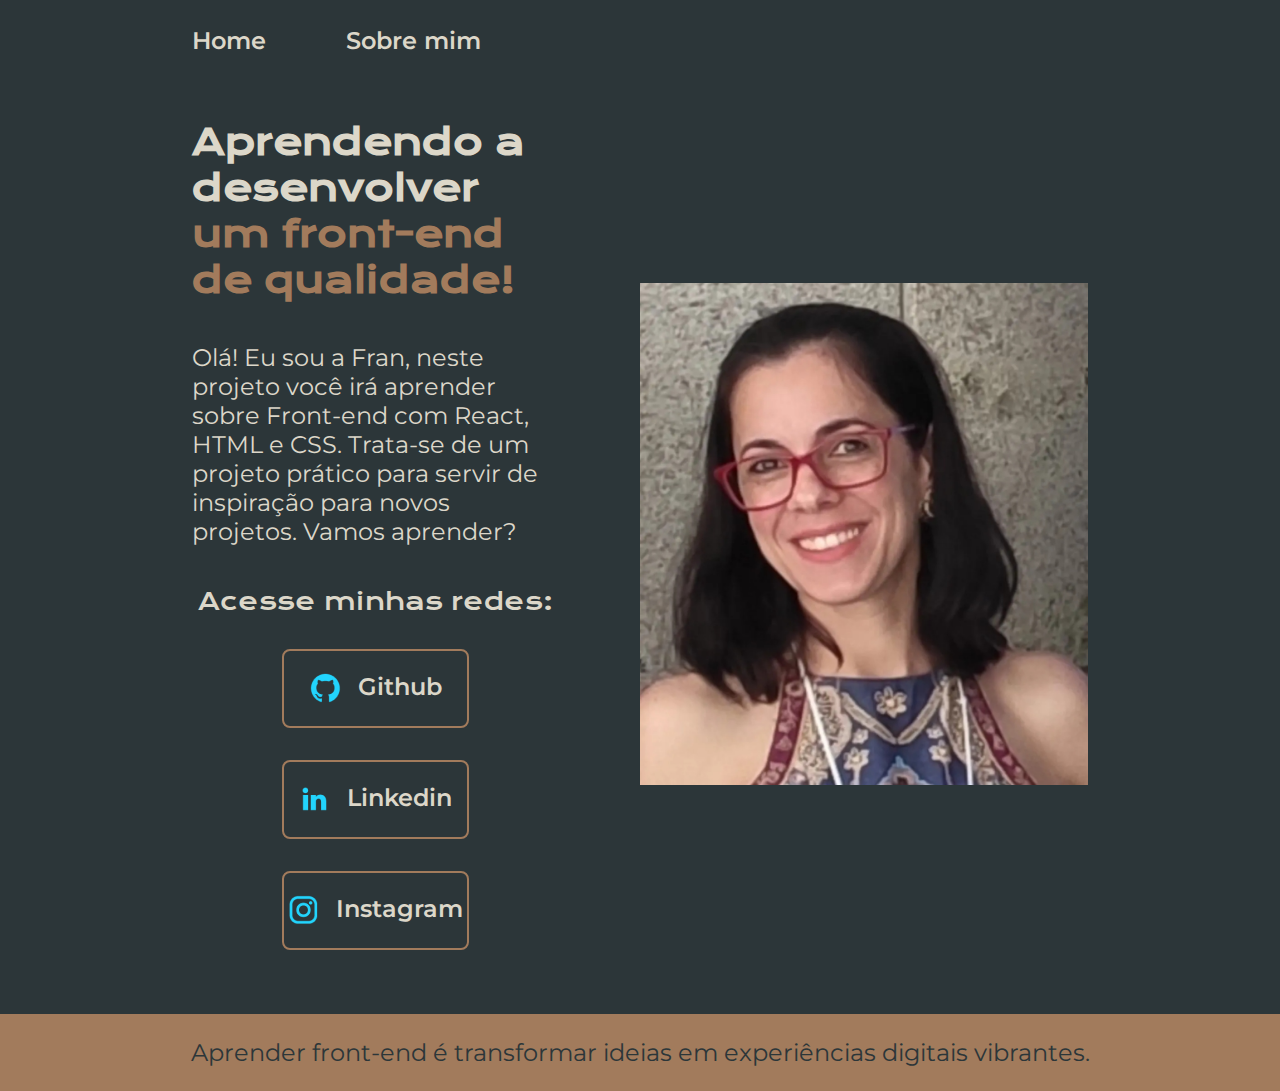
<file: index.html>
<!DOCTYPE html>
<html lang="pt-br">
<head>
    <meta charset="UTF-8">
    <meta name="viewport" content="width=device-width, initial-scale=1.0">
    <title>Portfolio</title>
    <link rel="stylesheet" href="./styles/style.css">
</head>
<body>
    <header class="cabecalho">
        <nav class="cabecalho__menu">
            <a class="cabecalho__menu__link" href="index.html">Home</a>
            <a class="cabecalho__menu__link" href="about.html">Sobre mim</a>
        </nav>
    </header>
    <main class="apresentacao">
        <section class="apresentacao__conteudo">
            <h1 class="apresentacao__conteudo__titulo">Aprendendo a desenvolver <strong class="titulo-destaque">um front-end de qualidade!</strong></h1>
            <p class="apresentacao__conteudo__paragrafo">Olá! Eu sou a Fran, neste projeto você irá aprender sobre Front-end com React, HTML e CSS. Trata-se de um projeto prático para servir de inspiração para novos projetos. Vamos aprender?</p>
            <div class = apresentacao__links>
                <h2 class="apresentacao__links__subtitulos">Acesse minhas redes:</h2>
                <a class="apresentacao__links_navegacao" href="https://Github.com/FranBeal">
                    <img src="./assets/github.png"> 
                    Github
                </a>
                <a class="apresentacao__links_navegacao" href="https://https://www.linkedin.com/in/franciele-beal">
                    <img src="./assets/linkedin.png"> 
                    Linkedin
                </a>
                <a class="apresentacao__links_navegacao" href="https://instagram.com/franciele_beal">
                    <img src="./assets/instagram.png"> 
                    Instagram
                </a>
                
            </div>
        </section>
        <img class="apresentacao__imagem" src="./assets/Fran.jpg" alt="Foto da Fran sorrindo">
    </main>
    <footer class="rodape">
        <p>Aprender front-end é transformar ideias em experiências digitais vibrantes.</p>
    </footer>
</body>
</html>
</file>
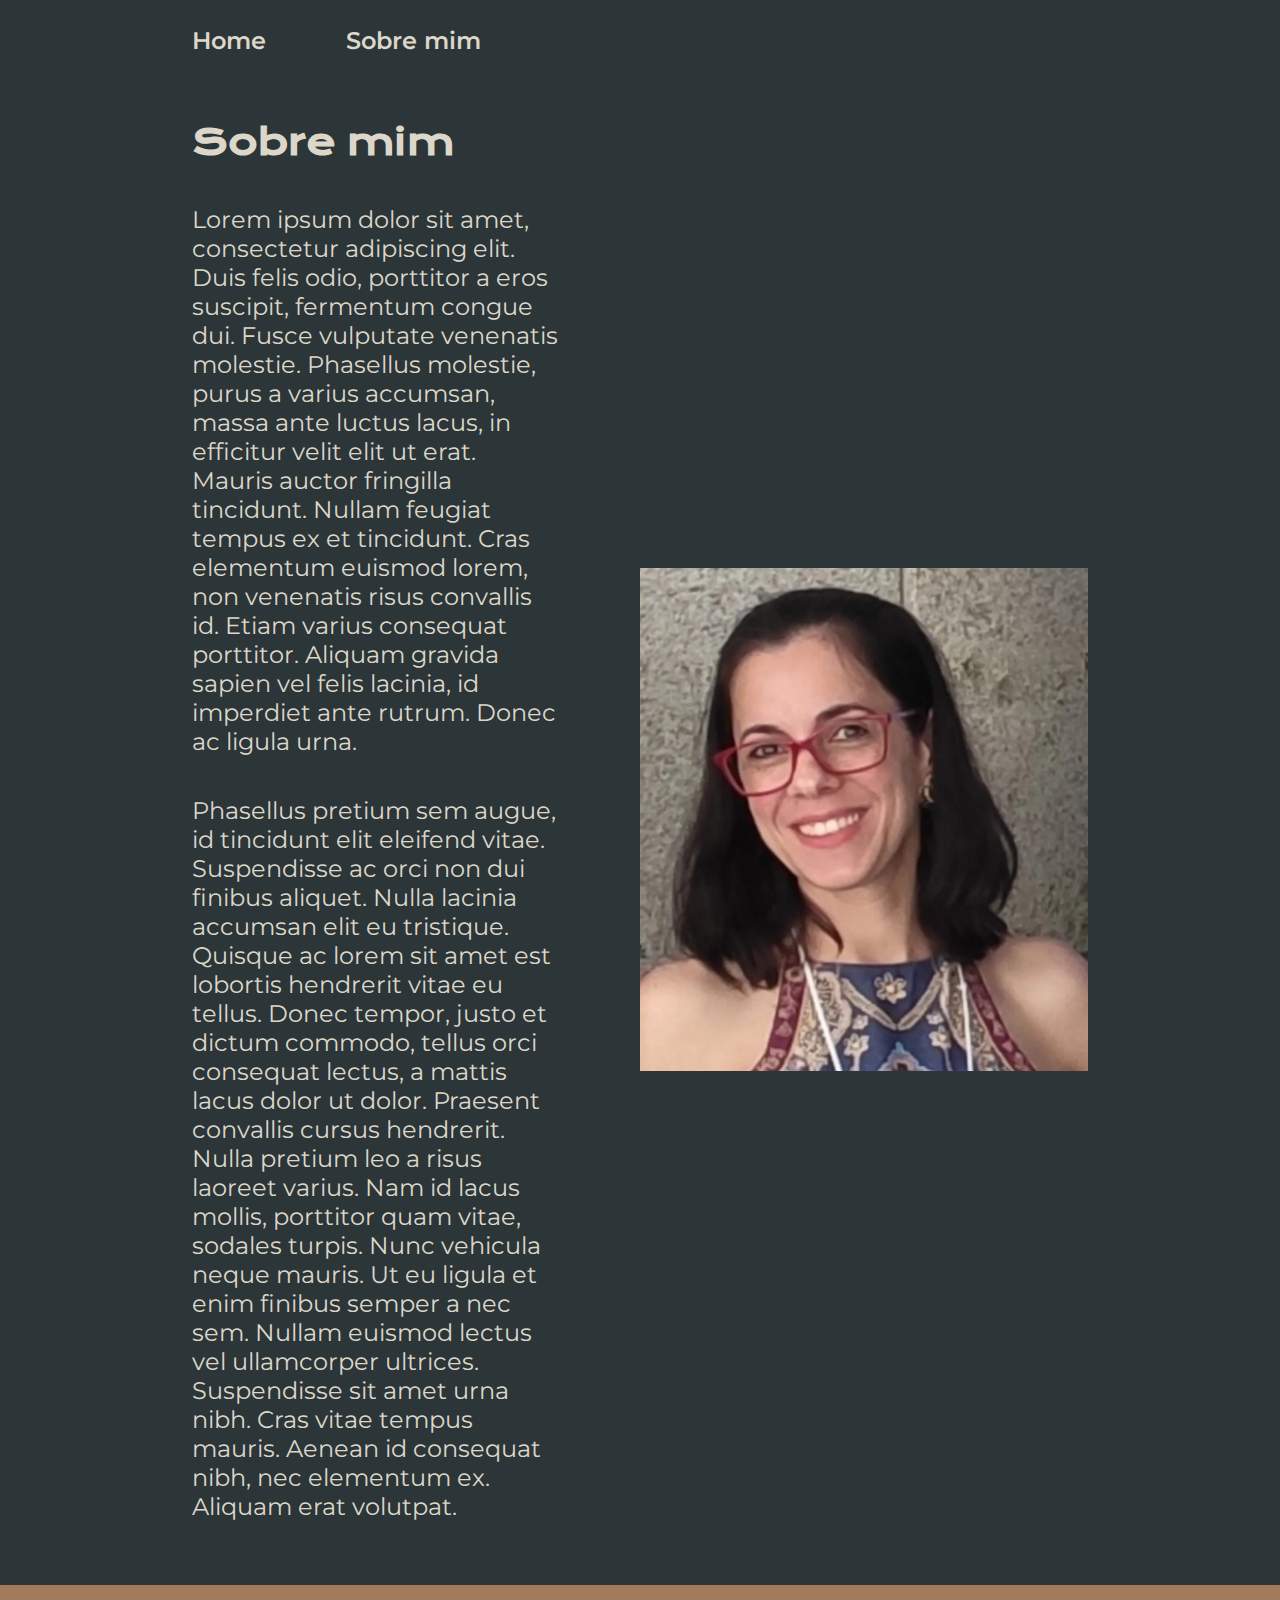
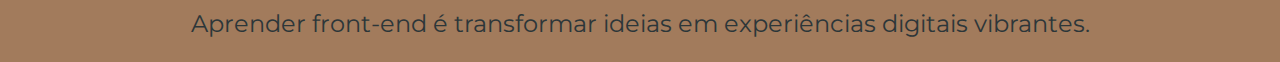
<file: about.html>
<!DOCTYPE html>
<html lang="pt-br">
<head>
    <meta charset="UTF-8">
    <meta name="viewport" content="width=device-width, initial-scale=1.0">
    <title>Sobre mim</title>
    <link rel="stylesheet" href="./styles/style.css">
</head>
<body>
    <header class="cabecalho">
        <nav class="cabecalho__menu">
            <a class="cabecalho__menu__link" href="index.html">Home</a>
            <a class="cabecalho__menu__link" href="about.html">Sobre mim</a>
        </nav>
    </header>
    <main class="apresentacao">
        <section class="apresentacao__conteudo">
            <h1 class="apresentacao__conteudo__titulo">Sobre mim</h1>
            <p class="apresentacao__conteudo__paragrafo">Lorem ipsum dolor sit amet, consectetur adipiscing elit. Duis felis odio, porttitor a eros suscipit, fermentum congue dui. Fusce vulputate venenatis molestie. Phasellus molestie, purus a varius accumsan, massa ante luctus lacus, in efficitur velit elit ut erat. Mauris auctor fringilla tincidunt. Nullam feugiat tempus ex et tincidunt. Cras elementum euismod lorem, non venenatis risus convallis id. Etiam varius consequat porttitor. Aliquam gravida sapien vel felis lacinia, id imperdiet ante rutrum. Donec ac ligula urna.</p>
            <p class="apresentacao__conteudo__paragrafo">Phasellus pretium sem augue, id tincidunt elit eleifend vitae. Suspendisse ac orci non dui finibus aliquet. Nulla lacinia accumsan elit eu tristique. Quisque ac lorem sit amet est lobortis hendrerit vitae eu tellus. Donec tempor, justo et dictum commodo, tellus orci consequat lectus, a mattis lacus dolor ut dolor. Praesent convallis cursus hendrerit. Nulla pretium leo a risus laoreet varius. Nam id lacus mollis, porttitor quam vitae, sodales turpis. Nunc vehicula neque mauris. Ut eu ligula et enim finibus semper a nec sem. Nullam euismod lectus vel ullamcorper ultrices. Suspendisse sit amet urna nibh. Cras vitae tempus mauris. Aenean id consequat nibh, nec elementum ex. Aliquam erat volutpat.</p>
        </section>
        <img class="apresentacao__imagem" src="./assets/Fran.jpg" alt="Foto da Fran sorrindo">
    </main>
    <footer class="rodape">
        <p>Aprender front-end é transformar ideias em experiências digitais vibrantes.</p>
    </footer>
</body>
</html>
</file>
<file: styles/style.css>
@import url('https://fonts.googleapis.com/css2?family=Krona+One&display=swap');
@import url('https://fonts.googleapis.com/css2?family=Krona+One&family=Montserrat:ital,wght@0,100..900;1,100..900&display=swap');

* {
    margin: 0;
    padding: 0;
}

/*declaração de variáveis globais*/
:root{
    /*
    --cor-primaria: #000000;
    --cor-secundaria: #f6f6f6;
    --cor-terciaria: #22d4fd;
    --cor-hover: #272727;
    */
    --cor-primaria: #2C3639;
    --cor-secundaria: #DCD7C9;
    --cor-terciaria: #A27B5C;
    --cor-hover: #3F4E4F;


    --font-primaria: "Krona One", sans-serif;
    --font-secundaria: "Montserrat", sans-serif;
}

body{
    /*height: 100vh;*/
    box-sizing: border-box;
    background-color: var(--cor-primaria);
    color: var(--cor-secundaria);
}

.cabecalho{
    padding: 2% 0% 0% 15%;
}

.cabecalho__menu{
    display: flex;
    gap: 80px;
}

.cabecalho__menu__link{
    font-family: var(--font-secundaria);
    /*font-size: 24px;  pixel é medida absoluta*/
    font-size: 1.5rem; /*rem é medida relativa, se ajusta as configurações do usuário*/
    font-weight: 600;
    color: var(--cor-secundaria);
    text-decoration: none;
}

.apresentacao{
    padding: 5% 15%;
    display: flex;
    align-items: center;
    justify-content: space-between;
    gap: 82px;
}

.apresentacao__conteudo{
    width: 50%;
    display: flex;
    flex-direction: column;
    gap: 40px;
}

.apresentacao__conteudo__titulo{
    /*font-size: 36px;*/
    font-size: 2.25rem;
    font-family: var(--font-primaria)
}

.titulo-destaque{
    color: var(--cor-terciaria)
}

.apresentacao__conteudo__paragrafo{
    font-family: var(--font-secundaria);
    /*font-size: 24px;*/
    font-size: 1.5rem;
}

.apresentacao__links{
    display: flex;
    flex-direction: column;
    justify-content: space-between;
    align-items: center;
    gap: 32px;
}

.apresentacao__links__subtitulos{
    font-family: var(--font-primaria);
    font-weight: 400;
    /*font-size: 24px;*/
    font-size: 1.5rem;
}

.apresentacao__links_navegacao{
    /*background-color: #DB7691;*/
    display: flex;
    justify-content: center;
    gap: 16px;
    border: 2px solid var(--cor-terciaria);
    /*width: 378px;*/
    width: 50%; /*percentual é unidade relativa que se ajusta as configurações do navegador*/
    text-align: center;
    border-radius: 8px;
    /*font-size: 24px;*/
    font-size: 1.5rem;
    font-weight: 600;
    padding: 21.5px 0;
    text-decoration: none;
    color: var(--cor-secundaria);
    font-family: var(--font-secundaria);
}

.apresentacao__links_link:hover{
    background-color: var(--cor-hover);
}

.apresentacao__imagem{
    width: 50%;
    /*height: auto;
    border: 50px solid var(--cor-secundaria);
    border-radius: 16px;*/
    
}

.rodape{
    color: var(--cor-primaria);
    background-color: var(--cor-terciaria);
    padding: 24px;
    text-align: center;
    font-family: var(--font-secundaria);
    /*font-size: 24px;*/
    font-size: 1.5rem;
    font-weight: 400;
}

/*o que está entre parenteses é uma condição, se verdadeira, entra*/
@media (max-width: 1200px){
    .cabecalho{
        padding: 10%;
    }

    .cabecalho__menu{
        justify-content: center;
    }

    .apresentacao{
        flex-direction: column-reverse;
        padding: 5%;
    }

    .apresentacao__conteudo{
        width: auto;
    }
}
</file>
